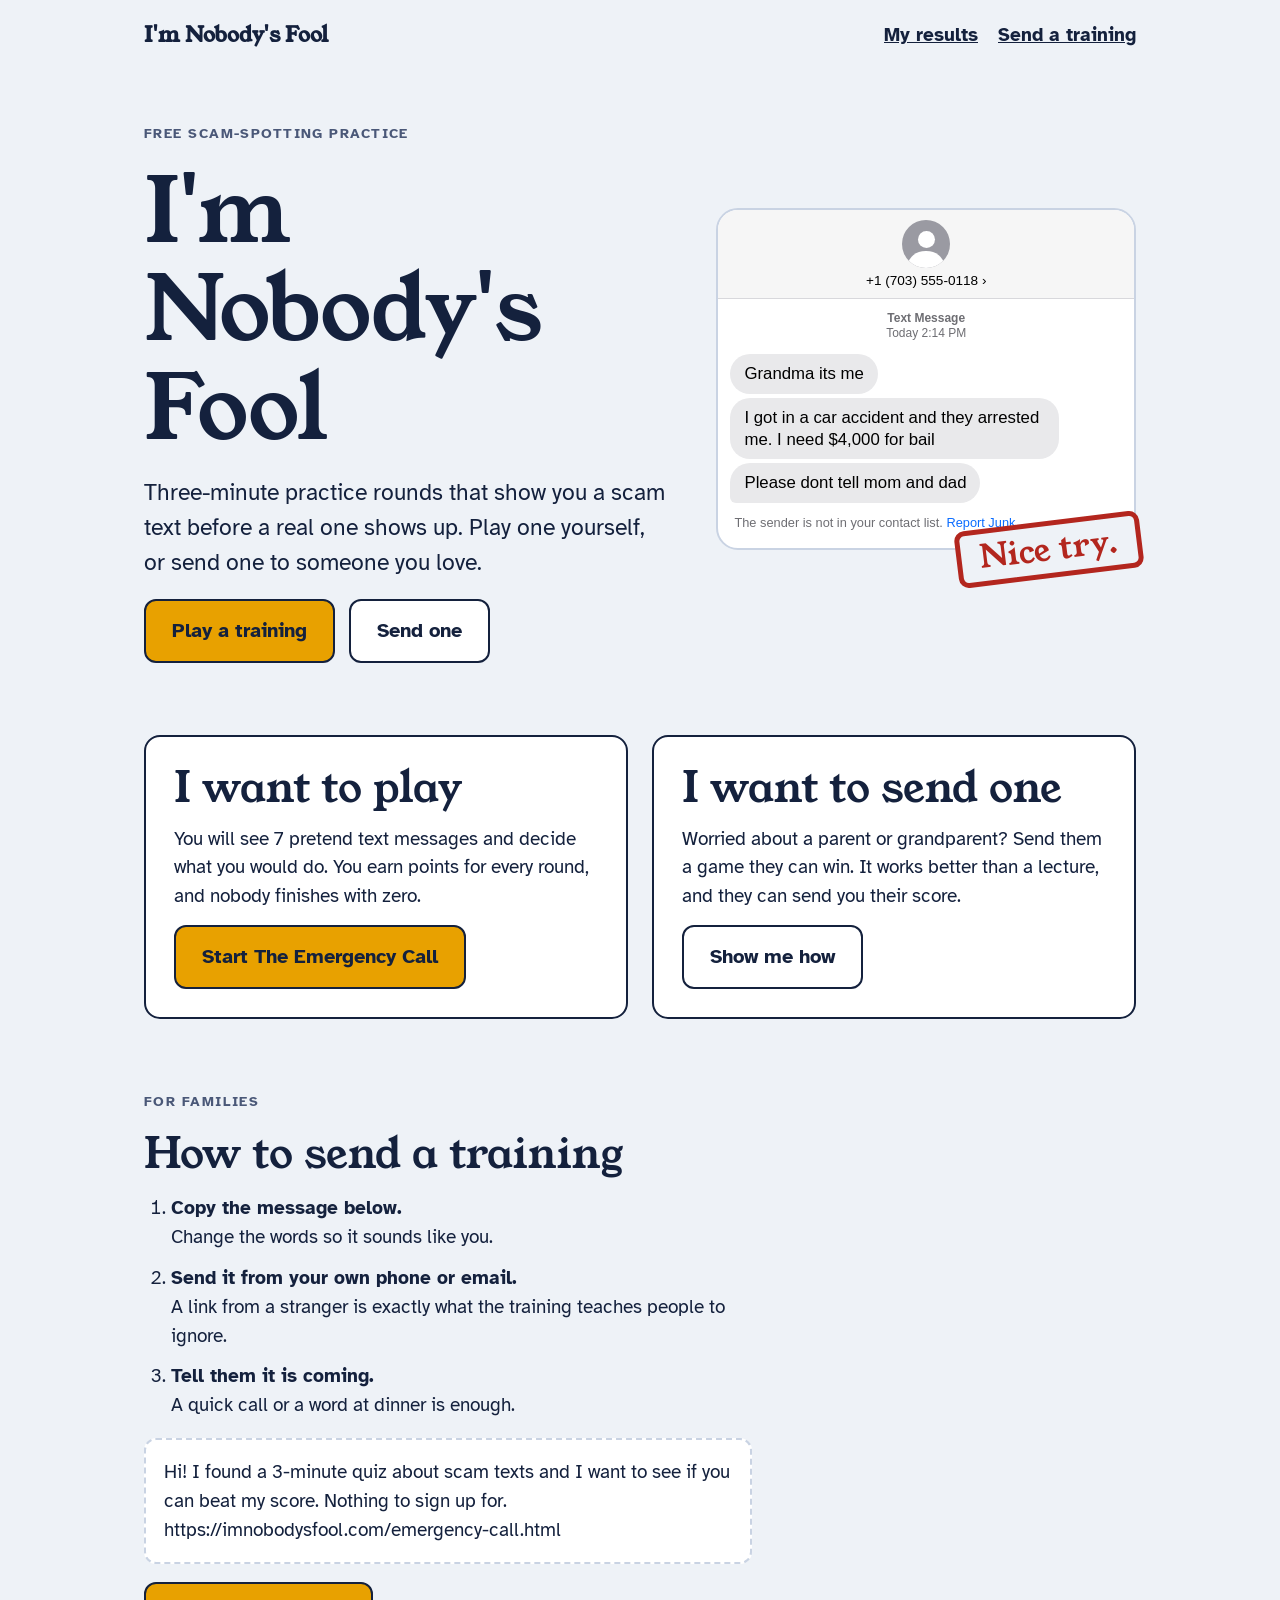
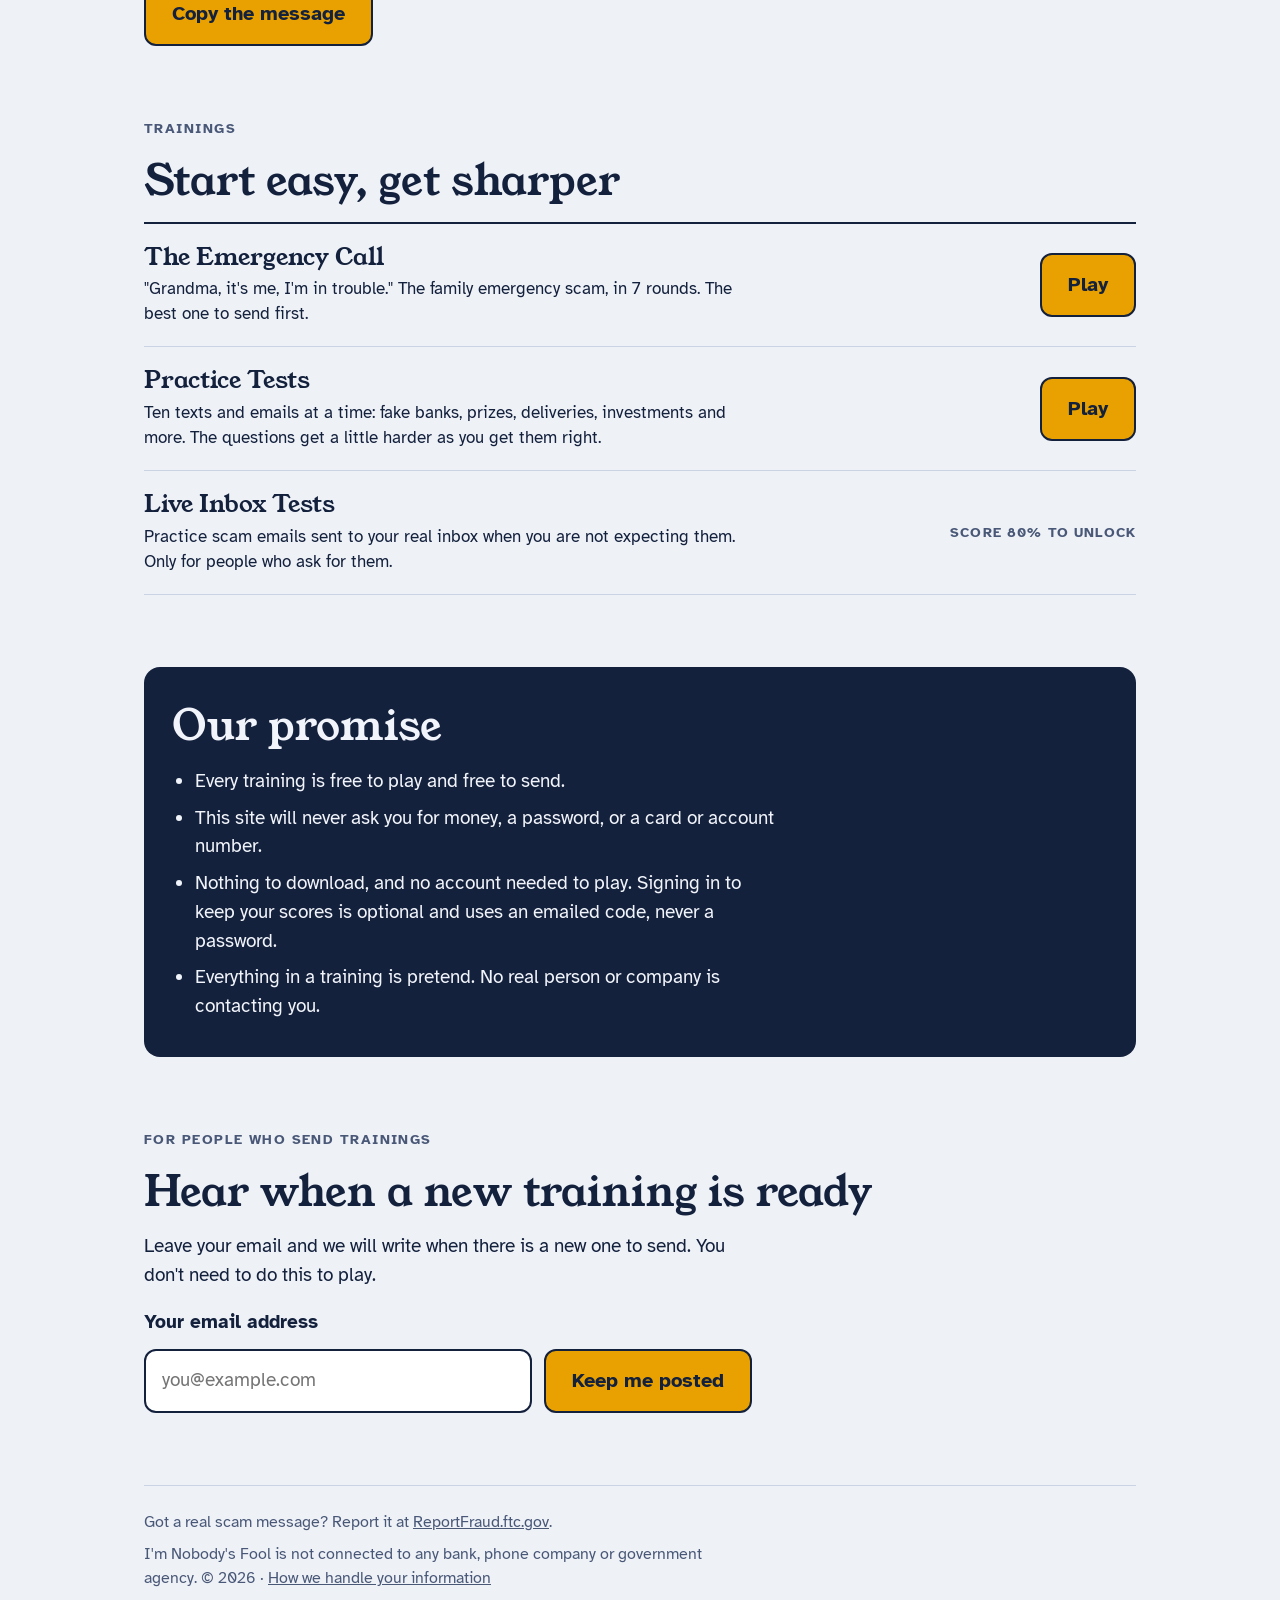
<file: index.html>
<!doctype html>
<html lang="en">
<head>
<meta charset="utf-8">
<meta name="viewport" content="width=device-width, initial-scale=1">
<meta name="description" content="Free three-minute practice rounds that teach you and your family to spot scam texts.">
<style>body{margin:0}img{max-width:100%}[hidden]{display:none!important}</style>
<title>I'm Nobody's Fool</title>
<link rel="stylesheet" href="https://fonts.googleapis.com/css2?family=Atkinson+Hyperlegible:wght@400;700&family=Young+Serif&display=swap">
<style>
/* Layout: left-aligned single column, 62rem max. Hero pairs the name with a live-looking scam text that has been stamped. Two doors follow: play, or send. */
:root{
  --bg:#EEF2F7; --surface:#FFFFFF; --ink:#14213D; --muted:#4A5878; --line:#C9D3E3;
  --accent:#E8A100; --on-accent:#14213D; --hover:#DDE6F3; --band:#14213D; --on-band:#F1F4FA;
  --good:#1F7A4D; --bad:#B3261E;
  --ph-bg:#FFFFFF; --ph-bar:#F6F6F6; --ph-rule:#D8D8DC; --ph-ink:#000000; --ph-dim:#6E6E73;
  --ph-in:#E9E9EB; --ph-link:#0A6CFF; --ph-av:#9A9AA2; --ph-av-ink:#FFFFFF;
  --display:"Young Serif",Georgia,"Times New Roman",serif;
  --body:"Atkinson Hyperlegible",Verdana,"Segoe UI",sans-serif;
  --phone:-apple-system,BlinkMacSystemFont,"SF Pro Text","Helvetica Neue",Helvetica,Arial,sans-serif;
}
@media (prefers-color-scheme: dark){ :root:not([data-theme="light"]){
  --bg:#0F1729; --surface:#1A2440; --ink:#F1F4FA; --muted:#A9B5CF; --line:#33416A;
  --accent:#F5B92E; --on-accent:#14213D; --hover:#26335A; --band:#1A2440; --on-band:#F1F4FA;
  --good:#6FD3A0; --bad:#FF9A8F;
  --ph-bg:#000000; --ph-bar:#161618; --ph-rule:#2C2C2E; --ph-ink:#FFFFFF; --ph-dim:#98989F;
  --ph-in:#26262A; --ph-link:#4C9BFF; --ph-av:#5E5E66; --ph-av-ink:#FFFFFF; color-scheme:dark } }
:root[data-theme="dark"]{
  --bg:#0F1729; --surface:#1A2440; --ink:#F1F4FA; --muted:#A9B5CF; --line:#33416A;
  --accent:#F5B92E; --on-accent:#14213D; --hover:#26335A; --band:#1A2440; --on-band:#F1F4FA;
  --good:#6FD3A0; --bad:#FF9A8F;
  --ph-bg:#000000; --ph-bar:#161618; --ph-rule:#2C2C2E; --ph-ink:#FFFFFF; --ph-dim:#98989F;
  --ph-in:#26262A; --ph-link:#4C9BFF; --ph-av:#5E5E66; --ph-av-ink:#FFFFFF; color-scheme:dark }

*{box-sizing:border-box}
body{background:var(--bg);color:var(--ink);font-family:var(--body);font-size:1.2rem;line-height:1.5;padding-inline:20px;padding-block:20px 40px}
.wrap{max-width:62rem;margin-inline:auto;display:flex;flex-direction:column;gap:72px}
h1,h2,h3{font-family:var(--display);font-weight:400;line-height:1.1;margin:0;text-wrap:balance}
h1{font-size:clamp(3rem,9vw,5.6rem);letter-spacing:-.01em}
h2{font-size:clamp(1.9rem,4.5vw,2.6rem)}
h3{font-size:1.5rem}
p{margin:0;max-width:38rem}
a{color:inherit}
.eyebrow{font-size:.9rem;letter-spacing:.1em;text-transform:uppercase;font-weight:700;color:var(--muted)}
.muted{color:var(--muted)}
.col{display:flex;flex-direction:column;gap:18px;min-width:0}
:focus-visible{outline:4px solid var(--accent);outline-offset:3px}

header.top{display:flex;justify-content:space-between;align-items:center;gap:16px;flex-wrap:wrap}
header.top a{font-weight:700}
.logo{font-family:var(--display);font-size:1.3rem;text-decoration:none}

.hero{display:grid;grid-template-columns:minmax(0,1.25fr) minmax(0,1fr);gap:48px;align-items:center}
.lede{font-size:1.45rem}
.btns{display:flex;flex-wrap:wrap;gap:14px}
.btn{display:inline-flex;align-items:center;min-height:64px;padding:14px 26px;border:2px solid var(--ink);border-radius:12px;font:inherit;font-weight:700;font-size:1.25rem;text-decoration:none;cursor:pointer;background:var(--surface);color:var(--ink)}
.btn.main{background:var(--accent);color:var(--on-accent)}
.btn:hover{filter:brightness(.95)}

.demo{position:relative;padding-bottom:28px}
.phone{font-family:var(--phone);background:var(--ph-bg);color:var(--ph-ink);border:2px solid var(--line);border-radius:22px;overflow:hidden;line-height:1.3}
.ph-head{background:var(--ph-bar);border-bottom:1px solid var(--ph-rule);padding:10px 12px 8px;display:flex;flex-direction:column;align-items:center;gap:4px}
.ph-av{width:3rem;height:3rem;border-radius:50%;background:var(--ph-av);position:relative;overflow:hidden;display:flex;justify-content:center}
.ph-av::before{content:"";position:absolute;top:22%;width:36%;height:36%;border-radius:50%;background:var(--ph-av-ink)}
.ph-av::after{content:"";position:absolute;top:64%;width:74%;height:60%;border-radius:50%;background:var(--ph-av-ink)}
.ph-name{font-size:.85rem}
.ph-body{padding:12px 12px 16px;display:flex;flex-direction:column;gap:4px}
.ph-time{align-self:center;text-align:center;font-size:.75rem;color:var(--ph-dim);padding-bottom:8px}
.bub{align-self:flex-start;max-width:84%;background:var(--ph-in);padding:9px 14px;border-radius:20px;font-size:1.05rem;overflow-wrap:anywhere}
.bub.last{border-bottom-left-radius:6px}
.ph-junk{font-size:.8rem;color:var(--ph-dim);padding:8px 4px 0}
.ph-junk span{color:var(--ph-link)}
.stamp{position:absolute;right:-6px;bottom:0;transform:rotate(-7deg);background:var(--bg);color:var(--bad);border:5px solid var(--bad);border-radius:10px;padding:6px 18px;font-family:var(--display);font-size:2rem;line-height:1.1;letter-spacing:.02em}

.doors{display:grid;grid-template-columns:repeat(2,minmax(0,1fr));gap:24px}
.door{background:var(--surface);border:2px solid var(--ink);border-radius:16px;padding:28px;display:flex;flex-direction:column;gap:14px;align-items:flex-start}
.door .btn{margin-top:auto}

.steps{margin:0;padding-left:1.4em;display:flex;flex-direction:column;gap:12px;max-width:38rem}
.steps b{display:block}
.copybox{background:var(--surface);border:2px dashed var(--line);border-radius:12px;padding:18px;user-select:all;overflow-wrap:anywhere;max-width:38rem}

.list{display:flex;flex-direction:column;border-top:2px solid var(--ink)}
.row{display:grid;grid-template-columns:minmax(0,1fr) auto;gap:8px 24px;align-items:center;padding:20px 0;border-bottom:1px solid var(--line)}
.row p{font-size:1.05rem}
.soon{font-size:.9rem;letter-spacing:.08em;text-transform:uppercase;font-weight:700;color:var(--muted)}

.band{background:var(--band);color:var(--on-band);border-radius:16px;padding:36px 28px}
.band ul{margin:0;padding-left:1.2em;display:flex;flex-direction:column;gap:8px;max-width:38rem}

form{display:flex;flex-wrap:wrap;gap:12px;max-width:38rem}
label{font-weight:700;flex-basis:100%}
input[type=email]{flex:1 1 14rem;min-width:0;min-height:64px;padding:12px 16px;font:inherit;color:var(--ink);background:var(--surface);border:2px solid var(--ink);border-radius:12px}
#signup-msg{flex-basis:100%;font-weight:700}

footer{border-top:1px solid var(--line);padding-top:24px;font-size:1rem;color:var(--muted);display:flex;flex-direction:column;gap:8px}
@media (max-width:760px){
  .hero,.doors{grid-template-columns:minmax(0,1fr)}
  .wrap{gap:56px}
  .row{grid-template-columns:minmax(0,1fr)}
  .stamp{right:0;font-size:1.6rem}
}
</style>
</head>
<body>

<div class="wrap">
  <header class="top">
    <a class="logo" href="index.html">I'm Nobody's Fool</a>
    <span style="display:flex;gap:20px;flex-wrap:wrap"><a href="account.html">My results</a><a href="#send">Send a training</a></span>
  </header>

  <main class="col" style="gap:72px">
    <section class="hero">
      <div class="col">
        <p class="eyebrow">Free scam-spotting practice</p>
        <h1>I'm Nobody's Fool</h1>
        <p class="lede">Three-minute practice rounds that show you a scam text before a real one shows up. Play one yourself, or send one to someone you love.</p>
        <div class="btns">
          <a class="btn main" href="emergency-call.html">Play a training</a>
          <a class="btn" href="#send">Send one</a>
        </div>
      </div>
      <div class="demo" role="img" aria-label="A pretend scam text from an unknown number: Grandma its me. I got in a car accident and they arrested me. I need 4,000 dollars for bail. Please dont tell mom and dad. Stamped: Nice try.">
        <div class="phone" aria-hidden="true">
          <div class="ph-head"><div class="ph-av"></div><div class="ph-name">+1 (703) 555-0118 ›</div></div>
          <div class="ph-body">
            <div class="ph-time"><b>Text Message</b><br>Today 2:14 PM</div>
            <div class="bub">Grandma its me</div>
            <div class="bub">I got in a car accident and they arrested me. I need $4,000 for bail</div>
            <div class="bub last">Please dont tell mom and dad</div>
            <div class="ph-junk">The sender is not in your contact list. <span>Report Junk</span></div>
          </div>
        </div>
        <div class="stamp" aria-hidden="true">Nice try.</div>
      </div>
    </section>

    <section class="doors" aria-label="Choose what you want to do">
      <div class="door">
        <h2>I want to play</h2>
        <p>You will see 7 pretend text messages and decide what you would do. You earn points for every round, and nobody finishes with zero.</p>
        <a class="btn main" href="emergency-call.html">Start The Emergency Call</a>
      </div>
      <div class="door">
        <h2>I want to send one</h2>
        <p>Worried about a parent or grandparent? Send them a game they can win. It works better than a lecture, and they can send you their score.</p>
        <a class="btn" href="#send">Show me how</a>
      </div>
    </section>

    <section class="col" id="send">
      <p class="eyebrow">For families</p>
      <h2>How to send a training</h2>
      <ol class="steps">
        <li><b>Copy the message below.</b> Change the words so it sounds like you.</li>
        <li><b>Send it from your own phone or email.</b> A link from a stranger is exactly what the training teaches people to ignore.</li>
        <li><b>Tell them it is coming.</b> A quick call or a word at dinner is enough.</li>
      </ol>
      <div class="copybox" id="msg">Hi! I found a 3-minute quiz about scam texts and I want to see if you can beat my score. Nothing to sign up for. https://imnobodysfool.com/emergency-call.html</div>
      <div class="btns"><button class="btn main" type="button" id="copy">Copy the message</button></div>
    </section>

    <section class="col">
      <p class="eyebrow">Trainings</p>
      <h2>Start easy, get sharper</h2>
      <div class="list">
        <div class="row">
          <div class="col" style="gap:6px"><h3>The Emergency Call</h3><p>"Grandma, it's me, I'm in trouble." The family emergency scam, in 7 rounds. The best one to send first.</p></div>
          <a class="btn main" href="emergency-call.html">Play</a>
        </div>
        <div class="row">
          <div class="col" style="gap:6px"><h3>Practice Tests</h3><p>Ten texts and emails at a time: fake banks, prizes, deliveries, investments and more. The questions get a little harder as you get them right.</p></div>
          <a class="btn main" href="quiz.html">Play</a>
        </div>
        <div class="row">
          <div class="col" style="gap:6px"><h3>Live Inbox Tests</h3><p>Practice scam emails sent to your real inbox when you are not expecting them. Only for people who ask for them.</p></div>
          <span class="soon">Score 80% to unlock</span>
        </div>
      </div>
    </section>

    <section class="band col">
      <h2>Our promise</h2>
      <ul>
        <li>Every training is free to play and free to send.</li>
        <li>This site will never ask you for money, a password, or a card or account number.</li>
        <li>Nothing to download, and no account needed to play. Signing in to keep your scores is optional and uses an emailed code, never a password.</li>
        <li>Everything in a training is pretend. No real person or company is contacting you.</li>
      </ul>
    </section>

    <section class="col" id="updates">
      <p class="eyebrow">For people who send trainings</p>
      <h2>Hear when a new training is ready</h2>
      <p>Leave your email and we will write when there is a new one to send. You don't need to do this to play.</p>
      <form id="signup">
        <label for="email">Your email address</label>
        <input type="email" id="email" name="email" autocomplete="email" required placeholder="you@example.com">
        <button class="btn main" type="submit">Keep me posted</button>
        <p id="signup-msg" role="status" hidden></p>
      </form>
    </section>
  </main>

  <footer>
    <p>Got a real scam message? Report it at <a href="https://reportfraud.ftc.gov">ReportFraud.ftc.gov</a>.</p>
    <p>I'm Nobody's Fool is not connected to any bank, phone company or government agency. © 2026 · <a href="privacy.html">How we handle your information</a></p>
  </footer>
</div>

<script src="assets/config.js"></script>
<script>
var form = document.getElementById("signup"), note = document.getElementById("signup-msg");
form.addEventListener("submit", function(e){
  e.preventDefault();
  NF_save("sender_signups", {email: document.getElementById("email").value.trim()}).then(function(ok){
    note.textContent = ok ? "Thanks. We will write when a new training is ready." : "Sign-ups are not open yet, so nothing was saved.";
    note.hidden = false;
  });
});
var copy = document.getElementById("copy"), msg = document.getElementById("msg");
copy.addEventListener("click", function(){
  function sel(){ var g=document.createRange(); g.selectNodeContents(msg); var s=getSelection(); s.removeAllRanges(); s.addRange(g); copy.textContent="Selected. Now copy it"; }
  try{ navigator.clipboard.writeText(msg.textContent).then(function(){ copy.textContent="Copied"; }, sel); }catch(err){ sel(); }
});
</script>

</body>
</html>
</file>
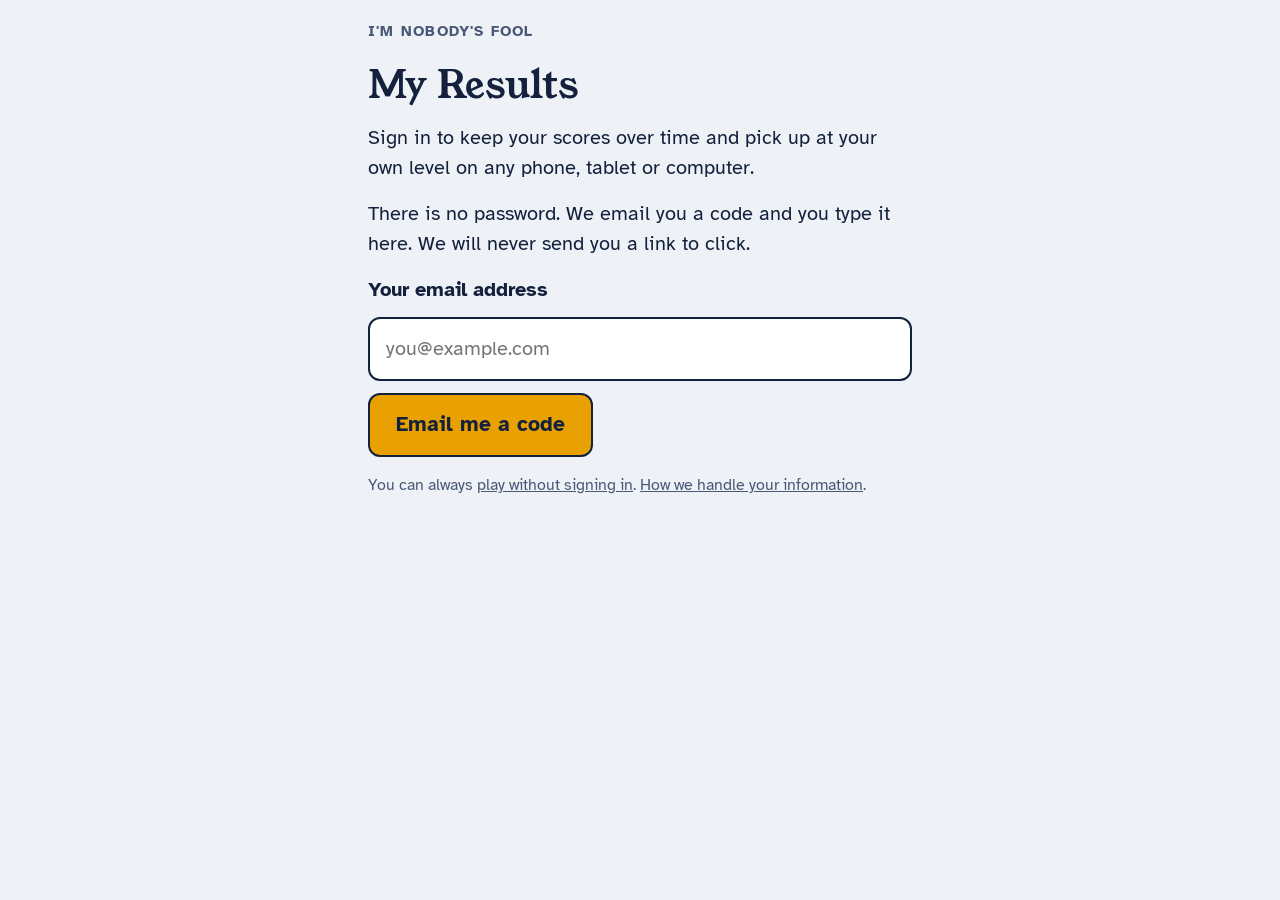
<file: account.html>
<!doctype html>
<html lang="en">
<head>
<meta charset="utf-8">
<meta name="viewport" content="width=device-width, initial-scale=1">
<meta name="description" content="Sign in with an emailed code to keep your scam-test scores over time.">
<title>My Results</title>
<link rel="stylesheet" href="https://fonts.googleapis.com/css2?family=Atkinson+Hyperlegible:wght@400;700&family=Young+Serif&display=swap">
<style>body{margin:0}[hidden]{display:none!important}</style>
<link rel="stylesheet" href="assets/quiz.css">
</head>
<body>
<main id="app">
  <p class="brand"><a href="index.html">I'm Nobody's Fool</a></p>

  <div class="stack" id="signin" hidden>
    <h1>My Results</h1>
    <p>Sign in to keep your scores over time and pick up at your own level on any phone, tablet or computer.</p>
    <p>There is no password. We email you a code and you type it here. We will never send you a link to click.</p>
    <form class="formcol" id="f-email">
      <label for="email">Your email address</label>
      <input class="field" type="email" id="email" autocomplete="email" required placeholder="you@example.com">
      <button class="go" type="submit" id="b-email">Email me a code</button>
    </form>
    <form class="formcol" id="f-code" hidden>
      <p id="sent"></p>
      <label for="code">The code from the email</label>
      <input class="field code" type="text" id="code" inputmode="numeric" autocomplete="one-time-code" pattern="[0-9]{6,8}" maxlength="8" required>
      <button class="go" type="submit" id="b-code">Sign in</button>
      <button class="linkbtn" type="button" id="again">Use a different email address</button>
    </form>
    <p class="note" id="msg" role="status" hidden></p>
    <p class="muted small">You can always <a href="quiz.html">play without signing in</a>. <a href="privacy.html">How we handle your information</a>.</p>
  </div>

  <div class="stack" id="results" hidden>
    <h1>My Results</h1>
    <p class="muted" id="who"></p>
    <div class="stats" id="stats"></div>
    <h2>Scores over time</h2>
    <div id="chartbox"></div>
    <h2>Every test</h2>
    <div class="tablewrap" id="tablebox"></div>
    <div class="btnrow">
      <a class="go" href="quiz.html">Take a practice test</a>
      <button class="opt" type="button" id="out">Sign out</button>
    </div>
  </div>
</main>
<script src="assets/config.js"></script>
<script>
var LEVELS = ["", "Warm-up", "Getting tricky", "Sneaky", "Crafty", "Master forger"];
var NAMES = {"emergency-call":"The Emergency Call", "practice":"Practice test"};
var $ = function(id){ return document.getElementById(id); };
function el(tag, cls, text){ var e=document.createElement(tag); if(cls) e.className=cls; if(text!=null) e.textContent=text; return e; }
function svg(tag, attrs){ var e=document.createElementNS("http://www.w3.org/2000/svg", tag); for(var k in attrs) e.setAttribute(k, attrs[k]); return e; }
function say(t){ $("msg").textContent = t; $("msg").hidden = !t; }
function day(iso){ return new Date(iso).toLocaleDateString(undefined, {month:"short", day:"numeric", year:"numeric"}); }

function show(){
  var s = NF_auth.current();
  $("signin").hidden = !!s; $("results").hidden = !s;
  if(!s){ if(!NF_auth.enabled()) say("Sign-in is not open yet."); return; }
  $("who").textContent = "Signed in as " + s.email;
  NF_api("GET", "results?select=created_at,test,correct,total,pct,level_end&order=created_at.asc").then(function(r){
    if(!NF_auth.current()) return show();                 /* sign-in ended while loading */
    draw(r.ok && r.data ? r.data : null);
  });
}

function draw(rows){
  var stats = $("stats"), chart = $("chartbox"), table = $("tablebox");
  stats.textContent = ""; chart.textContent = ""; table.textContent = "";
  if(!rows){ chart.append(el("p",null,"We could not load your results just now. Please try again in a minute.")); return; }
  if(!rows.length){ chart.append(el("p",null,"No tests yet. Finish a test while signed in and it will appear here.")); return; }
  var best = Math.max.apply(null, rows.map(function(r){ return r.pct; }));
  var lvl = Math.round(Number(NF_store.get("nf_skill", 1)));
  [[rows.length, rows.length === 1 ? "test taken" : "tests taken"], [best + "%", "best score"], [lvl + " of 5", "level: " + LEVELS[lvl]]].forEach(function(s){
    var d = el("div","stat"); d.append(el("b",null,String(s[0])), el("span",null,s[1])); stats.append(d);
  });

  if(rows.length < 2) chart.append(el("p","muted","Take one more test and a chart of your progress will appear here."));
  else {
    var W = 360, H = 220, L = 40, R = 12, T = 16, B = 28, n = rows.length;
    var x = function(i){ return L + (W - L - R) * (n === 1 ? .5 : i / (n - 1)); };
    var y = function(p){ return T + (H - T - B) * (1 - p / 100); };
    var box = el("div","chart"), g = svg("svg", {viewBox:"0 0 "+W+" "+H, role:"img", "aria-label":"Line chart of your test scores, oldest to newest. The table below lists the same scores."});
    [0, 50, 100].forEach(function(p){
      g.append(svg("line", {class:"grid", x1:L, x2:W-R, y1:y(p), y2:y(p)}));
      var t = svg("text", {x:L-8, y:y(p)+4, "text-anchor":"end"}); t.textContent = p + "%"; g.append(t);
    });
    g.append(svg("line", {class:"mark80", x1:L, x2:W-R, y1:y(80), y2:y(80)}));
    var m = svg("text", {x:L+4, y:y(80)-5}); m.textContent = "80% unlocks inbox tests"; g.append(m);
    var a = svg("text", {x:L, y:H-6}); a.textContent = day(rows[0].created_at); g.append(a);
    var z = svg("text", {x:W-R, y:H-6, "text-anchor":"end"}); z.textContent = day(rows[n-1].created_at); g.append(z);
    g.append(svg("polyline", {class:"ln", points: rows.map(function(r,i){ return x(i)+","+y(r.pct); }).join(" ")}));
    var tip = el("div","tip"); tip.hidden = true;
    rows.forEach(function(r, i){
      g.append(svg("circle", {class:"pt", cx:x(i), cy:y(r.pct), r:5}));
      var hit = svg("circle", {class:"hit", cx:x(i), cy:y(r.pct), r:14, tabindex:0, role:"img", "aria-label":day(r.created_at)+": "+r.pct+"%"});
      var on = function(){ tip.textContent = day(r.created_at) + ": " + r.pct + "%"; tip.style.left = (x(i)/W*100) + "%"; tip.style.top = (y(r.pct)/H*100) + "%"; tip.hidden = false; };
      var off = function(){ tip.hidden = true; };
      hit.addEventListener("mouseenter", on); hit.addEventListener("focus", on); hit.addEventListener("click", on);
      hit.addEventListener("mouseleave", off); hit.addEventListener("blur", off);
      g.append(hit);
    });
    var inner = el("div"); inner.style.position = "relative"; inner.append(g, tip);
    box.append(inner); chart.append(box);
  }

  var t = el("table"), hd = el("tr");
  ["Date","Test","Score","Level reached"].forEach(function(h){ hd.append(el("th",null,h)); });
  t.append(hd);
  rows.slice().reverse().forEach(function(r){
    var tr = el("tr"), lv = Math.round(Number(r.level_end) || 1);
    tr.append(el("td",null,day(r.created_at)), el("td",null,NAMES[r.test] || r.test),
              el("td",null,r.pct + "% (" + r.correct + " of " + r.total + ")"),
              el("td",null,r.test === "practice" ? lv + ", " + LEVELS[lv] : "—"));
    t.append(tr);
  });
  table.append(t);
}

var pending = "";
$("f-email").addEventListener("submit", function(e){
  e.preventDefault(); say("");
  var email = $("email").value.trim(); $("b-email").disabled = true;
  NF_auth.sendCode(email).then(function(r){
    $("b-email").disabled = false;
    if(!r.ok){ say(r.status === 429 ? "Too many codes have been requested. Please wait a few minutes and try again." : "We could not send a code. Check the address and try again."); return; }
    pending = email;
    $("sent").textContent = "We sent a code to " + email + ". It can take a minute to arrive. Check your junk folder too.";
    $("f-email").hidden = true; $("f-code").hidden = false; $("code").focus();
  });
});
$("f-code").addEventListener("submit", function(e){
  e.preventDefault(); say(""); $("b-code").disabled = true;
  NF_auth.verify(pending, $("code").value.replace(/\D/g,"")).then(function(r){
    $("b-code").disabled = false;
    if(!r.ok){ say("That code did not work. Check the numbers, or ask for a new code."); return; }
    $("code").value = "";
    NF_profile.load().then(show, show);
  });
});
$("again").addEventListener("click", function(){ say(""); $("f-code").hidden = true; $("f-email").hidden = false; $("email").focus(); });
$("out").addEventListener("click", function(){ NF_auth.signOut().then(function(){ $("f-code").hidden = true; $("f-email").hidden = false; show(); }); });
NF_auth.token().then(function(){ return NF_profile.load(); }).then(show, show);
</script>
</body>
</html>
</file>
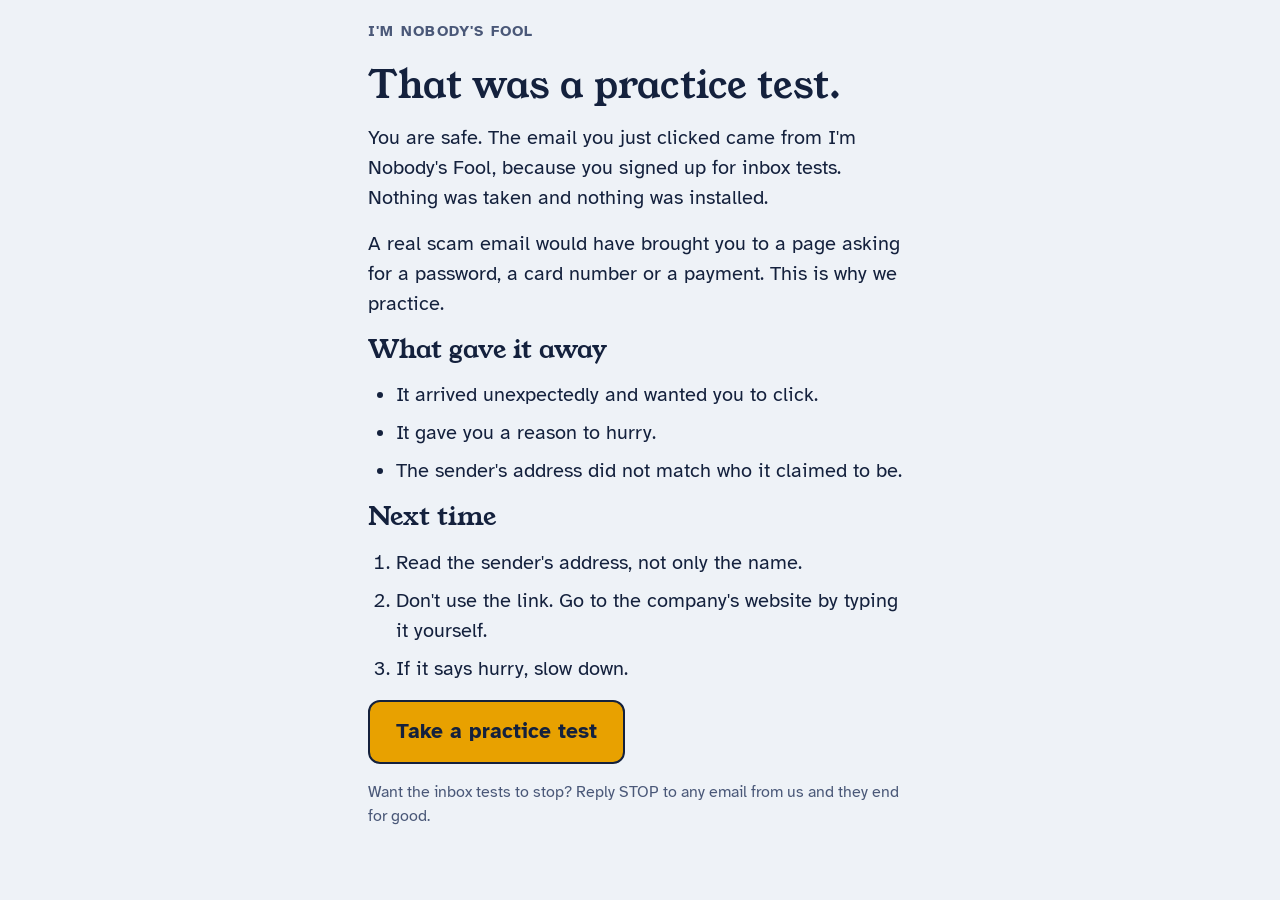
<file: caught.html>
<!doctype html>
<html lang="en">
<head>
<meta charset="utf-8">
<meta name="viewport" content="width=device-width, initial-scale=1">
<meta name="robots" content="noindex">
<title>That Was a Practice Test</title>
<link rel="stylesheet" href="https://fonts.googleapis.com/css2?family=Atkinson+Hyperlegible:wght@400;700&family=Young+Serif&display=swap">
<style>body{margin:0}[hidden]{display:none!important}</style>
<link rel="stylesheet" href="assets/quiz.css">
</head>
<body>
<main id="app">
  <p class="brand"><a href="index.html">I'm Nobody's Fool</a></p>
  <div class="stack">
    <h1>That was a practice test.</h1>
    <p>You are safe. The email you just clicked came from I'm Nobody's Fool, because you signed up for inbox tests. Nothing was taken and nothing was installed.</p>
    <p>A real scam email would have brought you to a page asking for a password, a card number or a payment. This is why we practice.</p>
    <h2>What gave it away</h2>
    <ul class="rules" id="tells"></ul>
    <h2>Next time</h2>
    <ol class="rules">
      <li>Read the sender's address, not only the name.</li>
      <li>Don't use the link. Go to the company's website by typing it yourself.</li>
      <li>If it says hurry, slow down.</li>
    </ol>
    <a class="go" href="quiz.html" style="text-decoration:none;display:inline-flex;align-items:center">Take a practice test</a>
    <p class="muted small">Want the inbox tests to stop? Reply STOP to any email from us and they end for good.</p>
  </div>
</main>
<script src="assets/config.js"></script>
<script>
var TELLS = {
  parcel:["You were not expecting a package from a company called Northway Parcel.","It asked for a small fee to release a delivery. Carriers do not do that by email.","The sender's address was not a delivery company's address."],
  bank:["It never named your bank. A real bank says who it is.","It said your account was locked and gave you a deadline.","A bank does not unlock accounts through an email link."],
  prize:["You cannot win a prize draw you did not enter.","It offered a reward and asked you to act today.","The sender was a name you had never heard of."],
  storage:["It threatened to delete your photos today.","It asked you to pay through a link instead of through your phone's own settings.","The sender was not the company that makes your phone."],
  invoice:["It was a receipt for something you never bought.","The charge was large and the deadline was short, so that you would react quickly.","A real company's receipt comes from an address you recognize."],
  toll:["Toll agencies send bills by mail to the address on your car's registration.","The amount was tiny, so that paying would feel easier than checking.","It warned of a late fee to make you hurry."]
};
var p = new URLSearchParams(location.search), t = p.get("t") || "", list = document.getElementById("tells");
(TELLS[t] || ["It arrived unexpectedly and wanted you to click.","It gave you a reason to hurry.","The sender's address did not match who it claimed to be."]).forEach(function(s){
  var li = document.createElement("li"); li.textContent = s; list.append(li);
});
if(t) NF_save("inbox_clicks", {template:t.slice(0,40), code:(p.get("p") || "").slice(0,40)});
</script>
</body>
</html>
</file>
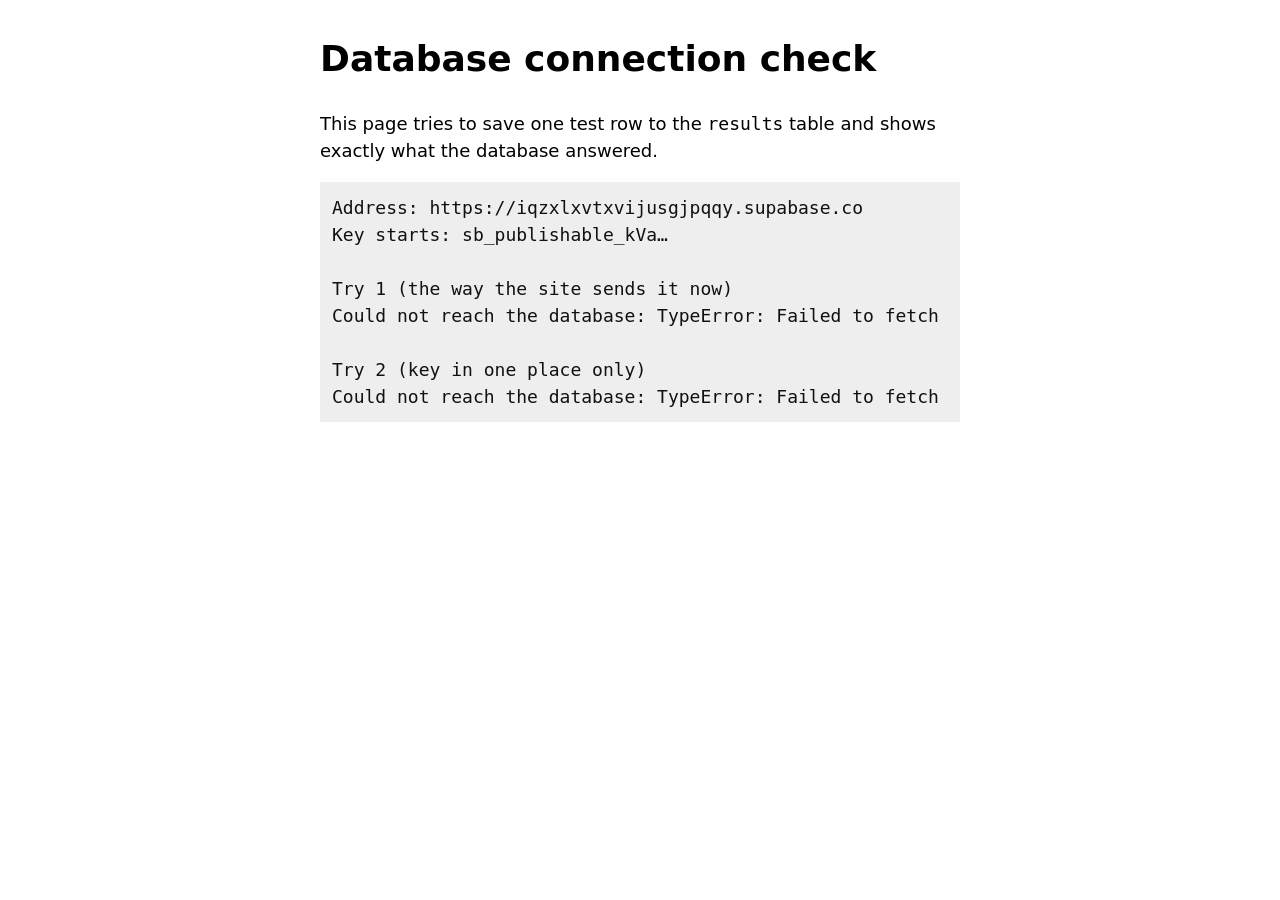
<file: check.html>
<!doctype html>
<html lang="en">
<head>
<meta charset="utf-8">
<meta name="viewport" content="width=device-width, initial-scale=1">
<meta name="robots" content="noindex">
<title>Connection Check</title>
<style>body{font:18px/1.5 system-ui,sans-serif;max-width:40rem;margin:2rem auto;padding:0 16px}pre{background:#eee;color:#111;padding:12px;white-space:pre-wrap;overflow-wrap:anywhere}</style>
</head>
<body>
<h1>Database connection check</h1>
<p>This page tries to save one test row to the <code>results</code> table and shows exactly what the database answered.</p>
<pre id="out">Checking…</pre>
<script src="assets/config.js?v=2"></script>
<script>
var c = window.NF_CONFIG, out = document.getElementById("out");
function say(s){ out.textContent += "\n" + s; }
out.textContent = "Address: " + (c.SUPABASE_URL || "(empty)") + "\nKey starts: " + (c.SUPABASE_KEY ? c.SUPABASE_KEY.slice(0,18) + "…" : "(empty)");
function attempt(label, headers){
  return fetch(c.SUPABASE_URL + "/rest/v1/results", {method:"POST", headers:headers,
    body: JSON.stringify({test:"connection-check", correct:0, total:0, pct:0, answers:[]})})
  .then(function(r){ return r.text().then(function(t){ say("\n" + label + "\nStatus: " + r.status + (r.ok ? "  SAVED" : "  NOT SAVED") + (t ? "\nAnswer: " + t : "")); return r.ok; }); })
  .catch(function(e){ say("\n" + label + "\nCould not reach the database: " + e); return false; });
}
var base = {"apikey":c.SUPABASE_KEY, "Content-Type":"application/json", "Prefer":"return=minimal"};
var both = Object.assign({"Authorization":"Bearer " + c.SUPABASE_KEY}, base);
attempt("Try 1 (the way the site sends it now)", both).then(function(){ return attempt("Try 2 (key in one place only)", base); });
</script>
</body>
</html>
</file>
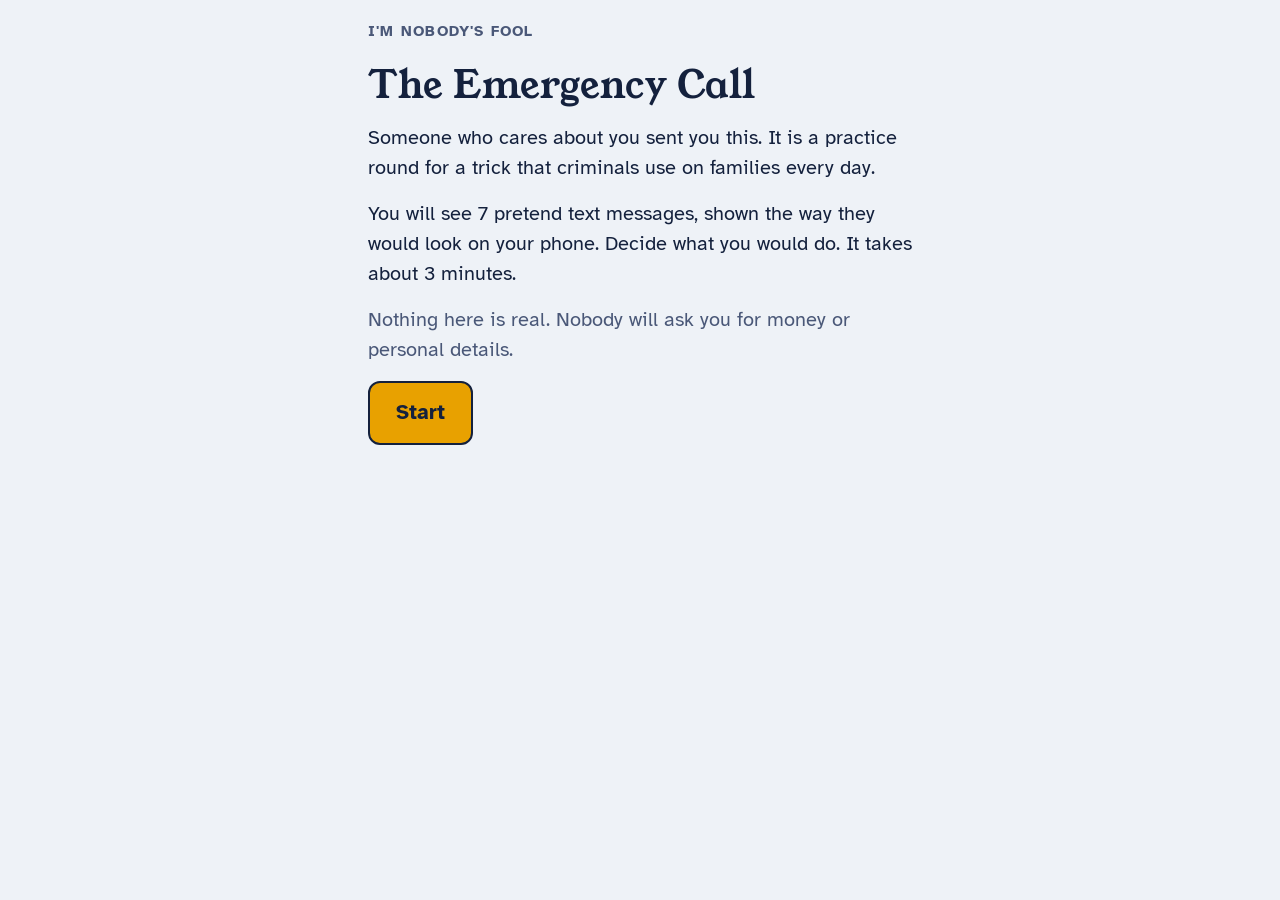
<file: emergency-call.html>
<!doctype html>
<html lang="en">
<head>
<meta charset="utf-8">
<meta name="viewport" content="width=device-width, initial-scale=1">
<meta name="description" content="A three-minute practice round on the family emergency scam.">
<title>The Emergency Call</title>
<link rel="stylesheet" href="https://fonts.googleapis.com/css2?family=Atkinson+Hyperlegible:wght@400;700&family=Young+Serif&display=swap">
<style>body{margin:0}img{max-width:100%}[hidden]{display:none!important}</style>
<link rel="stylesheet" href="assets/quiz.css">
</head>
<body>
<main id="app">
  <p class="brand"><a href="index.html">I'm Nobody's Fool</a></p>
  <div class="stack" id="screen">
    <h1>The Emergency Call</h1>
    <p>Someone who cares about you sent you this. It is a practice round for a trick that criminals use on families every day.</p>
    <p>You will see 7 pretend text messages, shown the way they would look on your phone. Decide what you would do. It takes about 3 minutes.</p>
    <p class="muted">Nothing here is real. Nobody will ask you for money or personal details.</p>
    <button class="go" id="start">Start</button>
  </div>
</main>
<script src="assets/config.js"></script>
<script src="assets/questions.js"></script>
<script src="assets/engine.js"></script>
<script>NF_run({test:"emergency-call", fixed:["fam-1","fam-2","fam-3","fam-4","fam-5","fam-6","fam-7"], spare:["fam-8","fam-9","fam-10","fam-11","fam-12","fam-13","fam-14","fam-15","fam-16","fam-17"]});</script>
</body>
</html>
</file>
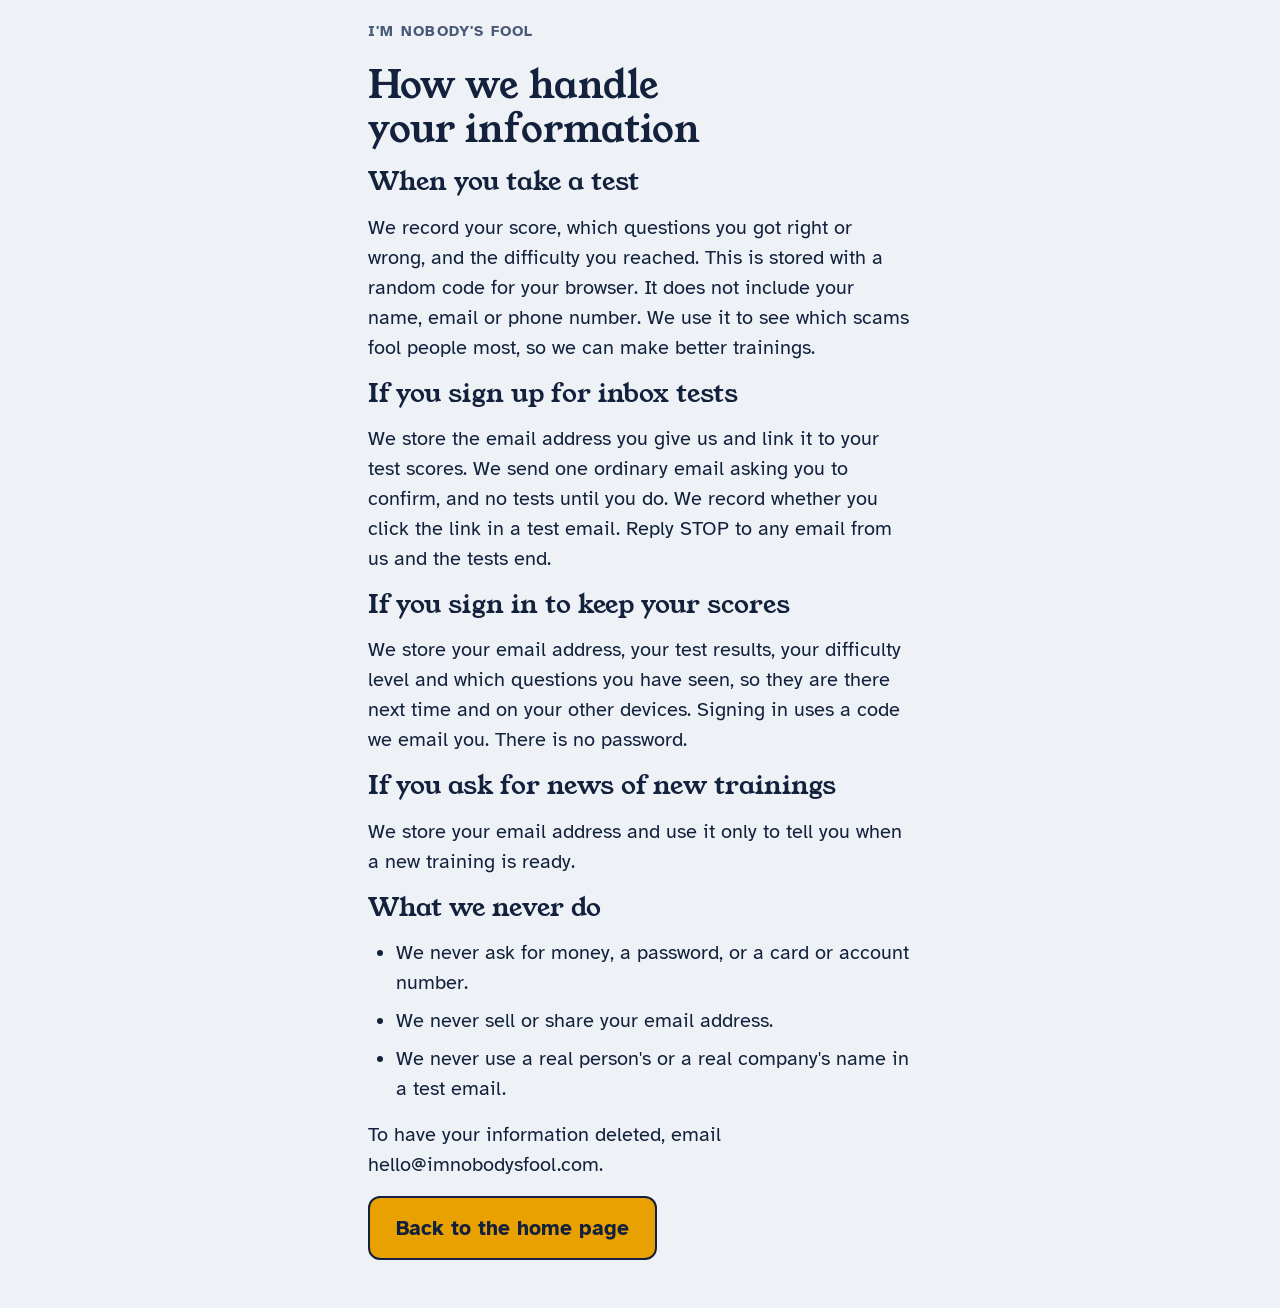
<file: privacy.html>
<!doctype html>
<html lang="en">
<head>
<meta charset="utf-8">
<meta name="viewport" content="width=device-width, initial-scale=1">
<meta name="description" content="What I'm Nobody's Fool records and what it never asks for.">
<title>Your Information</title>
<link rel="stylesheet" href="https://fonts.googleapis.com/css2?family=Atkinson+Hyperlegible:wght@400;700&family=Young+Serif&display=swap">
<style>body{margin:0}[hidden]{display:none!important}</style>
<link rel="stylesheet" href="assets/quiz.css">
</head>
<body>
<main id="app">
  <p class="brand"><a href="index.html">I'm Nobody's Fool</a></p>
  <div class="stack">
    <h1>How we handle your information</h1>
    <h2>When you take a test</h2>
    <p>We record your score, which questions you got right or wrong, and the difficulty you reached. This is stored with a random code for your browser. It does not include your name, email or phone number. We use it to see which scams fool people most, so we can make better trainings.</p>
    <h2>If you sign up for inbox tests</h2>
    <p>We store the email address you give us and link it to your test scores. We send one ordinary email asking you to confirm, and no tests until you do. We record whether you click the link in a test email. Reply STOP to any email from us and the tests end.</p>
    <h2>If you sign in to keep your scores</h2>
    <p>We store your email address, your test results, your difficulty level and which questions you have seen, so they are there next time and on your other devices. Signing in uses a code we email you. There is no password.</p>
    <h2>If you ask for news of new trainings</h2>
    <p>We store your email address and use it only to tell you when a new training is ready.</p>
    <h2>What we never do</h2>
    <ul class="rules">
      <li>We never ask for money, a password, or a card or account number.</li>
      <li>We never sell or share your email address.</li>
      <li>We never use a real person's or a real company's name in a test email.</li>
    </ul>
    <p>To have your information deleted, email hello@imnobodysfool.com.</p>
    <a class="go" href="index.html" style="text-decoration:none;display:inline-flex;align-items:center">Back to the home page</a>
  </div>
</main>
</body>
</html>
</file>
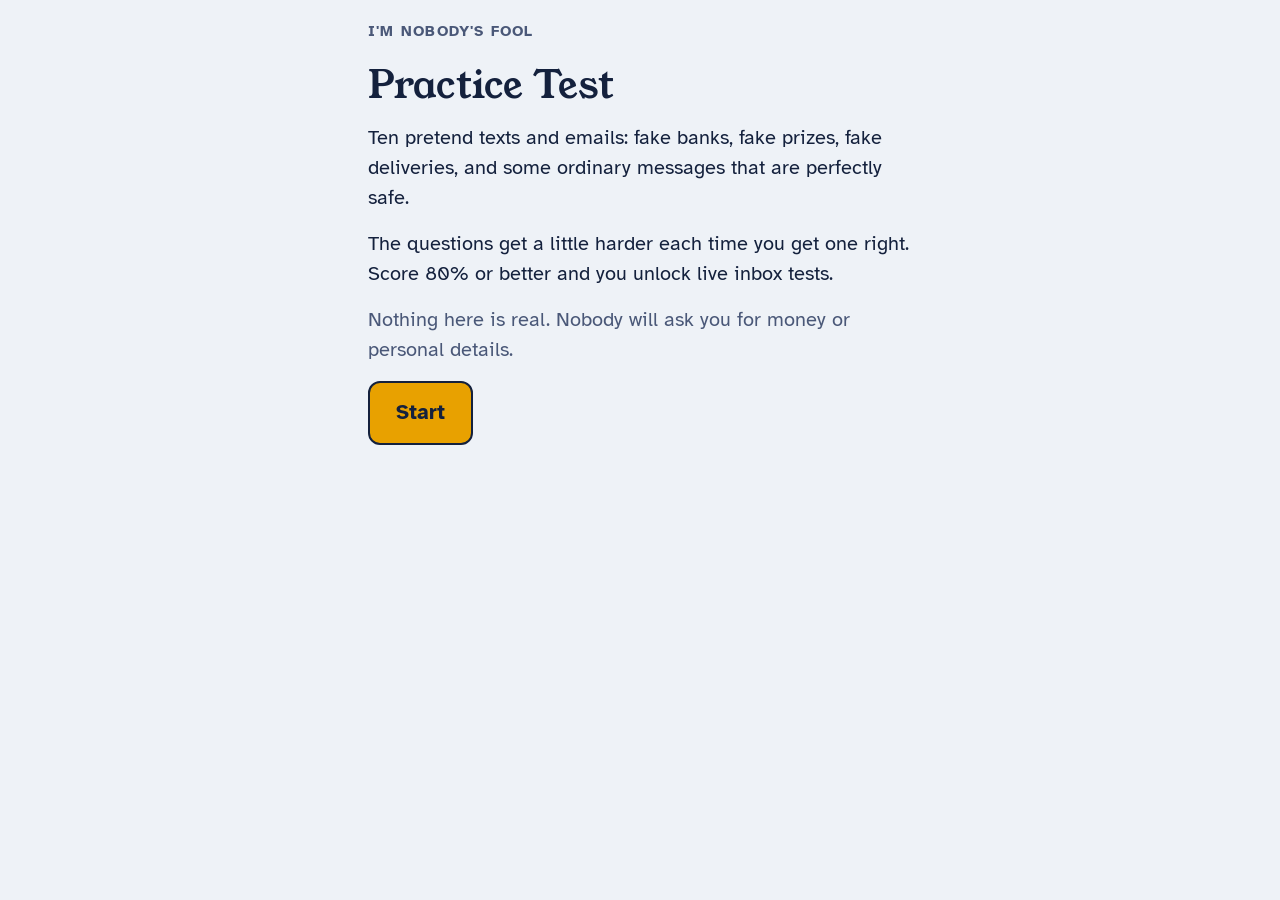
<file: quiz.html>
<!doctype html>
<html lang="en">
<head>
<meta charset="utf-8">
<meta name="viewport" content="width=device-width, initial-scale=1">
<meta name="description" content="Ten-question scam-spotting tests that get a little harder as you get them right.">
<title>Practice Tests</title>
<link rel="stylesheet" href="https://fonts.googleapis.com/css2?family=Atkinson+Hyperlegible:wght@400;700&family=Young+Serif&display=swap">
<style>body{margin:0}img{max-width:100%}[hidden]{display:none!important}</style>
<link rel="stylesheet" href="assets/quiz.css">
</head>
<body>
<main id="app">
  <p class="brand"><a href="index.html">I'm Nobody's Fool</a></p>
  <div class="stack" id="screen">
    <h1>Practice Test</h1>
    <p>Ten pretend texts and emails: fake banks, fake prizes, fake deliveries, and some ordinary messages that are perfectly safe.</p>
    <p>The questions get a little harder each time you get one right. Score 80% or better and you unlock live inbox tests.</p>
    <p class="muted">Nothing here is real. Nobody will ask you for money or personal details.</p>
    <button class="go" id="start">Start</button>
  </div>
</main>
<script src="assets/config.js"></script>
<script src="assets/questions.js"></script>
<script src="assets/engine.js"></script>
<script>NF_run({test:"practice", length:10});</script>
</body>
</html>
</file>
<file: assets/quiz.css>
/* Layout: one narrow column, phone first. Each round is a text-message thread as it appears on a phone, a question, and large answer buttons. */
:root{
  --bg:#EEF2F7; --surface:#FFFFFF; --ink:#14213D; --muted:#4A5878; --line:#C9D3E3;
  --accent:#E8A100; --on-accent:#14213D; --hover:#DDE6F3;
  --good:#1F7A4D; --good-bg:#E2F3EA; --bad:#B3261E; --bad-bg:#FBE9E7;
  /* the phone thread */
  --ph-bg:#FFFFFF; --ph-bar:#F6F6F6; --ph-rule:#D8D8DC; --ph-ink:#000000; --ph-dim:#6E6E73;
  --ph-in:#E9E9EB; --ph-link:#0A6CFF; --ph-av:#9A9AA2; --ph-av-ink:#FFFFFF;
  --display:"Young Serif",Georgia,"Times New Roman",serif;
  --body:"Atkinson Hyperlegible",Verdana,"Segoe UI",sans-serif;
  --phone:-apple-system,BlinkMacSystemFont,"SF Pro Text","Helvetica Neue",Helvetica,Arial,sans-serif;
}
@media (prefers-color-scheme: dark){ :root:not([data-theme="light"]){
  --bg:#0F1729; --surface:#1A2440; --ink:#F1F4FA; --muted:#A9B5CF; --line:#33416A;
  --accent:#F5B92E; --on-accent:#14213D; --hover:#26335A;
  --good:#6FD3A0; --good-bg:#173527; --bad:#FF9A8F; --bad-bg:#40201D;
  --ph-bg:#000000; --ph-bar:#161618; --ph-rule:#2C2C2E; --ph-ink:#FFFFFF; --ph-dim:#98989F;
  --ph-in:#26262A; --ph-link:#4C9BFF; --ph-av:#5E5E66; --ph-av-ink:#FFFFFF; color-scheme:dark } }
:root[data-theme="dark"]{
  --bg:#0F1729; --surface:#1A2440; --ink:#F1F4FA; --muted:#A9B5CF; --line:#33416A;
  --accent:#F5B92E; --on-accent:#14213D; --hover:#26335A;
  --good:#6FD3A0; --good-bg:#173527; --bad:#FF9A8F; --bad-bg:#40201D;
  --ph-bg:#000000; --ph-bar:#161618; --ph-rule:#2C2C2E; --ph-ink:#FFFFFF; --ph-dim:#98989F;
  --ph-in:#26262A; --ph-link:#4C9BFF; --ph-av:#5E5E66; --ph-av-ink:#FFFFFF; color-scheme:dark }

*{box-sizing:border-box}
body{background:var(--bg);color:var(--ink);font-family:var(--body);font-size:1.25rem;line-height:1.5;padding-inline:16px;padding-block:20px 48px}
main{max-width:34rem;margin-inline:auto;display:flex;flex-direction:column;gap:20px}
h1,h2{font-family:var(--display);font-weight:400;line-height:1.15;margin:0;text-wrap:balance}
h1{font-size:2.4rem}
h2{font-size:1.6rem}
p{margin:0}
.brand{font-size:.95rem;letter-spacing:.08em;text-transform:uppercase;color:var(--muted);font-weight:700}
.stack{display:flex;flex-direction:column;gap:16px}
.muted{color:var(--muted)}

.bar{display:flex;justify-content:space-between;align-items:baseline;gap:12px;font-weight:700;font-variant-numeric:tabular-nums}
.track{height:10px;background:var(--line);border-radius:5px;overflow:hidden}
.track span{display:block;height:100%;background:var(--accent);transition:width .3s}

/* phone thread */
.phone{font-family:var(--phone);background:var(--ph-bg);color:var(--ph-ink);border:2px solid var(--line);border-radius:22px;overflow:hidden;line-height:1.3}
.ph-head{background:var(--ph-bar);border-bottom:1px solid var(--ph-rule);padding:10px 12px 8px;display:grid;grid-template-columns:2rem 1fr 2rem;align-items:center}
.ph-back{color:var(--ph-link);font-size:2rem;line-height:1}
.ph-who{display:flex;flex-direction:column;align-items:center;gap:4px;min-width:0}
.ph-av{width:3rem;height:3rem;border-radius:50%;background:var(--ph-av);color:var(--ph-av-ink);display:flex;align-items:center;justify-content:center;font-size:1.3rem;font-weight:600;position:relative;overflow:hidden}
.ph-av.anon::before{content:"";position:absolute;top:22%;width:36%;height:36%;border-radius:50%;background:var(--ph-av-ink)}
.ph-av.anon::after{content:"";position:absolute;top:64%;width:74%;height:60%;border-radius:50%;background:var(--ph-av-ink)}
.ph-name{font-size:.85rem;overflow-wrap:anywhere;text-align:center}
.ph-body{padding:12px 12px 16px;display:flex;flex-direction:column;gap:4px}
.ph-time{align-self:center;text-align:center;font-size:.75rem;color:var(--ph-dim);padding-bottom:8px}
.ph-time b{font-weight:600}
.bub{align-self:flex-start;max-width:82%;background:var(--ph-in);padding:9px 14px;border-radius:20px;font-size:1.1rem;overflow-wrap:anywhere}
.bub:last-of-type{border-bottom-left-radius:6px}
.ph-junk{font-size:.8rem;color:var(--ph-dim);padding:8px 4px 0}
.ph-junk span{color:var(--ph-link)}

.opts{display:flex;flex-direction:column;gap:12px}
button{font:inherit;color:inherit;cursor:pointer}
.opt{min-height:64px;text-align:left;padding:14px 18px;background:var(--surface);border:2px solid var(--ink);border-radius:12px;font-weight:700}
.opt:hover:not(:disabled){background:var(--hover)}
.opt:disabled{cursor:default;opacity:.55}
.opt.right{background:var(--good-bg);border-color:var(--good);opacity:1}
.opt.wrong{background:var(--bad-bg);border-color:var(--bad);opacity:1}
.go{min-height:64px;padding:14px 26px;background:var(--accent);color:var(--on-accent);border:2px solid var(--ink);border-radius:12px;font-weight:700;font-size:1.3rem;align-self:flex-start}
:focus-visible{outline:4px solid var(--accent);outline-offset:3px}

.result{border-left:8px solid var(--good);background:var(--good-bg);padding:16px 18px;border-radius:0 12px 12px 0;display:flex;flex-direction:column;gap:8px}
.result.miss{border-color:var(--bad);background:var(--bad-bg)}
.result strong.pts{font-size:1.4rem}

.ribbon{align-self:center;width:13rem;max-width:100%;aspect-ratio:1;border-radius:50%;background:var(--accent);color:var(--on-accent);border:6px double var(--on-accent);display:flex;flex-direction:column;align-items:center;justify-content:center;text-align:center;padding:12px}
.ribbon b{font-family:var(--display);font-weight:400;font-size:3.2rem;line-height:1;font-variant-numeric:tabular-nums}
.ribbon span{font-size:1rem;font-weight:700}
.rules{margin:0;padding-left:1.4em;display:flex;flex-direction:column;gap:8px}
.copybox{background:var(--surface);border:2px dashed var(--line);border-radius:12px;padding:16px;user-select:all;overflow-wrap:anywhere}
a{color:inherit}
@media (prefers-reduced-motion: reduce){ .track span{transition:none} }

/* --- added: setup line, difficulty, email view, end-of-test options --- */
.brand a{color:inherit;text-decoration:none}
.setup{background:var(--surface);border-left:6px solid var(--accent);padding:12px 16px;border-radius:0 10px 10px 0;font-size:1.1rem}
.level{font-size:.95rem;color:var(--muted);font-weight:700;letter-spacing:.04em}
.level i{font-style:normal;letter-spacing:.15em;color:var(--ink)}
.mail{font-family:var(--phone);background:var(--ph-bg);color:var(--ph-ink);border:2px solid var(--line);border-radius:14px;overflow:hidden;line-height:1.4}
.mail-head{background:var(--ph-bar);border-bottom:1px solid var(--ph-rule);padding:12px 14px;display:flex;flex-direction:column;gap:4px;font-size:.95rem}
.mail-head b{font-size:1.15rem}
.mail-head .addr{color:var(--ph-dim);overflow-wrap:anywhere}
.mail-body{padding:14px;display:flex;flex-direction:column;gap:12px;font-size:1.05rem;align-items:flex-start}
.mail-btn{background:var(--ph-link);color:#FFFFFF;border-radius:8px;padding:10px 16px;font-weight:600}
.mail-url{font-size:.85rem;color:var(--ph-dim);overflow-wrap:anywhere}
.mail-url span{color:var(--ph-ink)}
.card{background:var(--surface);border:2px solid var(--ink);border-radius:16px;padding:22px;display:flex;flex-direction:column;gap:14px;align-items:flex-start}
.card.locked{border-style:dashed;border-color:var(--line)}
.card form{display:flex;flex-direction:column;gap:12px;width:100%}
.card label{font-weight:700}
.card input[type=email]{min-height:64px;padding:12px 16px;font:inherit;color:var(--ink);background:var(--bg);border:2px solid var(--ink);border-radius:12px;width:100%}
.card label.check{display:flex;gap:12px;align-items:flex-start;font-weight:400}
.check input{width:1.6rem;height:1.6rem;flex:none;margin-top:.15rem}
.note{font-weight:700}
.small{font-size:1rem}

/* --- account page --- */
.field{min-height:64px;padding:12px 16px;font:inherit;color:var(--ink);background:var(--surface);border:2px solid var(--ink);border-radius:12px;width:100%}
.field.code{font-size:1.8rem;letter-spacing:.3em;font-variant-numeric:tabular-nums}
.formcol{display:flex;flex-direction:column;gap:12px;align-items:flex-start}
.formcol label{font-weight:700}
.linkbtn{background:none;border:0;padding:0;text-decoration:underline;font-weight:400}
.stats{display:grid;grid-template-columns:repeat(3,minmax(0,1fr));gap:12px}
.stat{background:var(--surface);border:1px solid var(--line);border-radius:12px;padding:14px;display:flex;flex-direction:column;gap:2px}
.stat b{font-family:var(--display);font-weight:400;font-size:2rem;line-height:1.1;font-variant-numeric:tabular-nums}
.stat span{font-size:.95rem;color:var(--muted)}
.chart{position:relative;background:var(--surface);border:1px solid var(--line);border-radius:12px;padding:12px}
.chart svg{display:block;width:100%;height:auto;overflow:visible}
.chart .grid{stroke:var(--line);stroke-width:1}
.chart .mark80{stroke:var(--muted);stroke-width:1;stroke-dasharray:4 4}
.chart .ln{fill:none;stroke:var(--ink);stroke-width:2;stroke-linejoin:round;stroke-linecap:round}
.chart .pt{fill:var(--accent);stroke:var(--surface);stroke-width:2}
.chart .hit{fill:transparent;cursor:pointer;outline:none}
.chart .hit:focus-visible{outline:none;stroke:var(--accent);stroke-width:3}
.chart text{fill:var(--muted);font-family:var(--body);font-size:12px}
.tip{position:absolute;pointer-events:none;background:var(--ink);color:var(--bg);padding:6px 10px;border-radius:8px;font-size:.95rem;transform:translate(-50%,-130%);white-space:nowrap}
.tablewrap{overflow-x:auto}
table{border-collapse:collapse;width:100%;font-size:1.05rem;font-variant-numeric:tabular-nums}
th,td{text-align:left;padding:10px 12px 10px 0;border-bottom:1px solid var(--line);white-space:nowrap}
th{font-size:.9rem;letter-spacing:.06em;text-transform:uppercase;color:var(--muted)}
.btnrow{display:flex;flex-wrap:wrap;gap:12px;align-items:center}
a.go{text-decoration:none;display:inline-flex;align-items:center}
@media (max-width:420px){ .stats{grid-template-columns:minmax(0,1fr)} }
</file>
